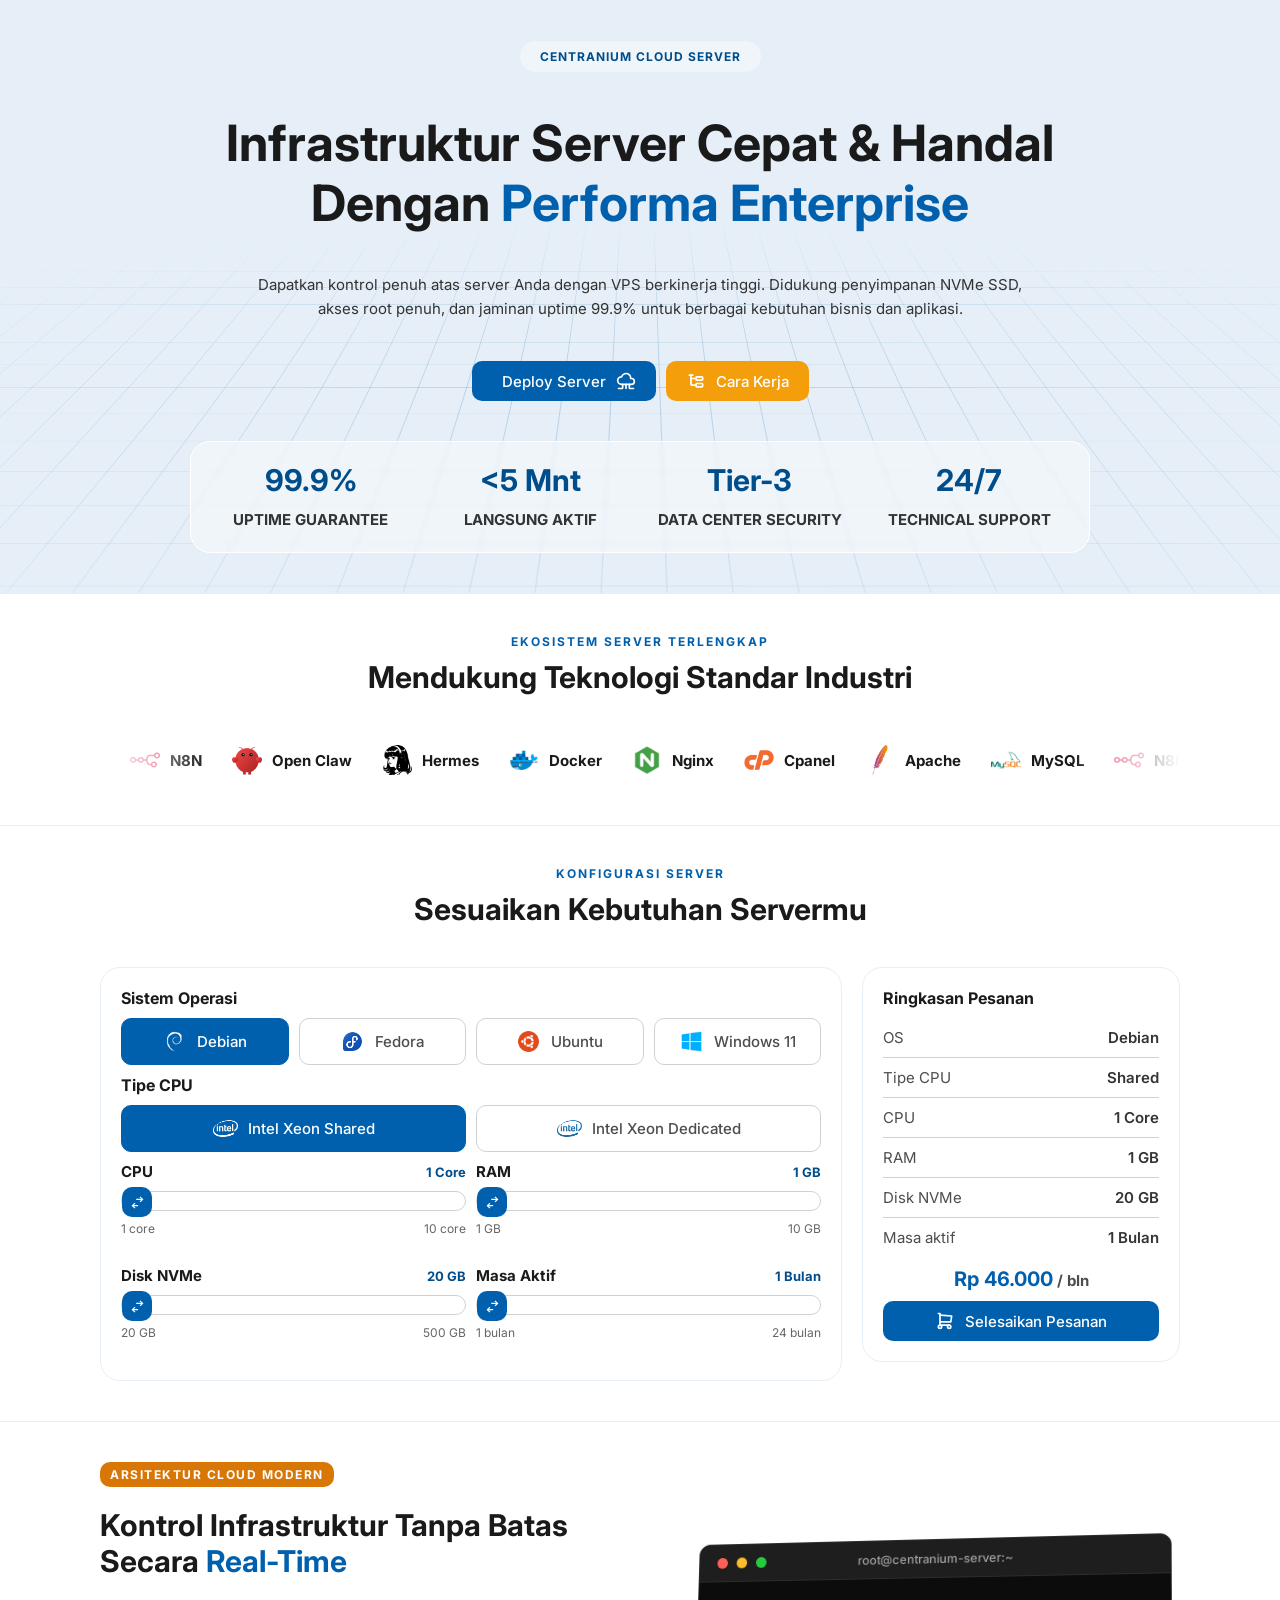
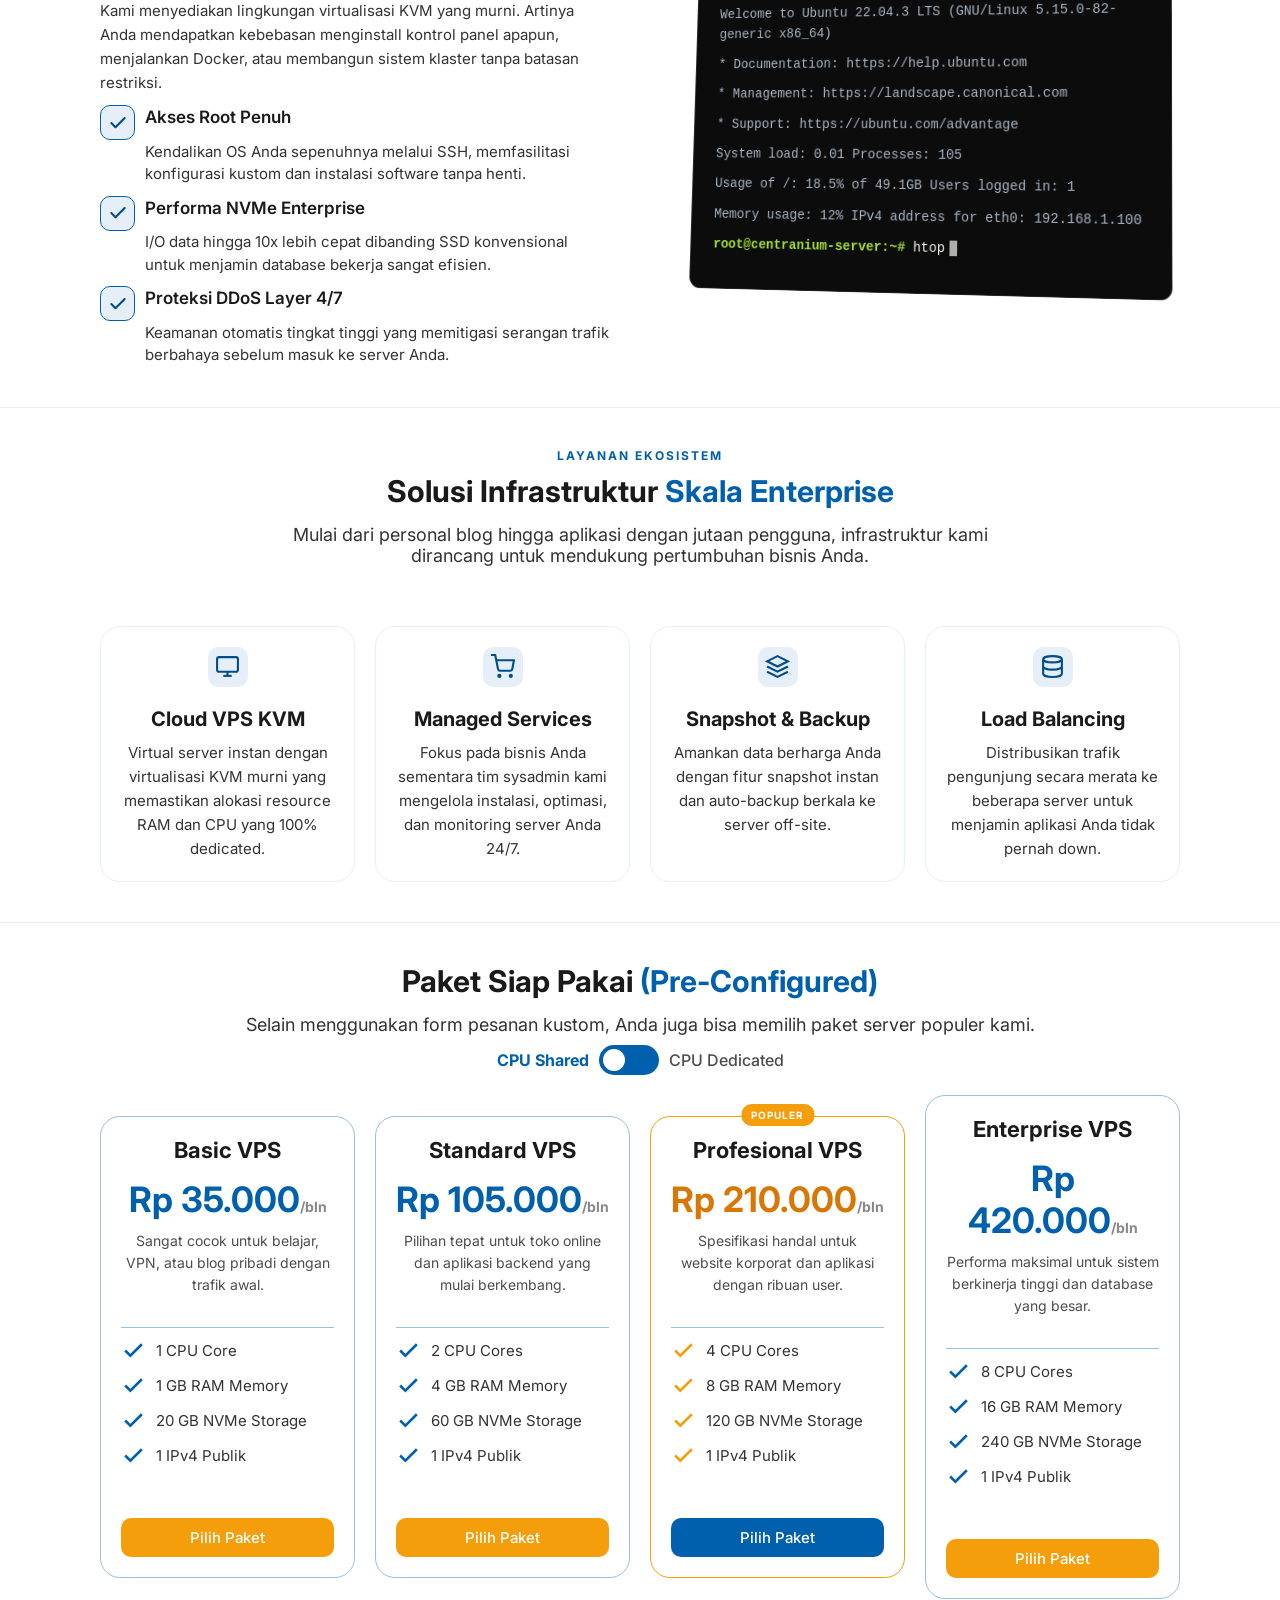
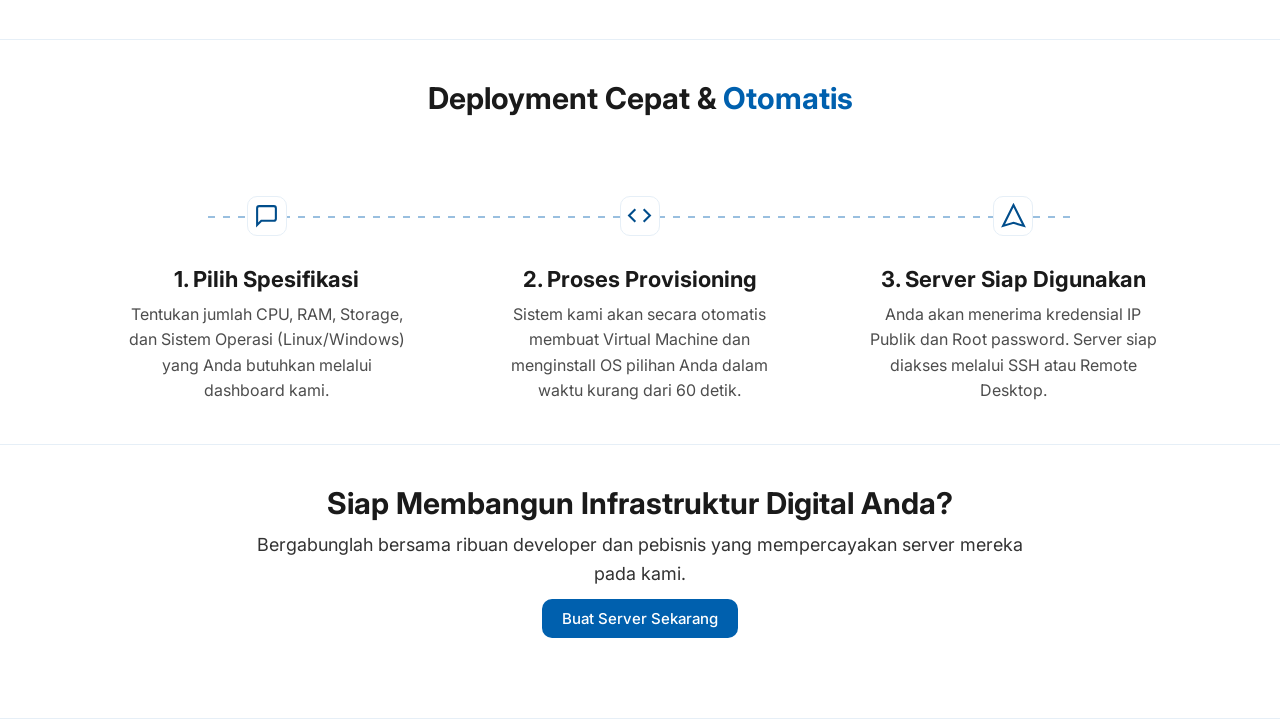
<file: index.html>
<!DOCTYPE html>
<html lang="id">

<head>
  <meta charset="UTF-8" />
  <meta http-equiv="X-UA-Compatible" content="IE=edge" />
  <meta content="width=device-width, initial-scale=1" name="viewport" />
  <title>Centranium Cloud Server - Hosting & Server Berforma Tinggi</title>
  <meta property="image" content="https://centranium.com/asset/image/logo.png" />
  <meta name="description"
    content="Infrastruktur Cloud VPS performa tinggi dengan NVMe SSD, akses root penuh, dan uptime 99.9%." />
  <!-- FACEBOOK -->
  <meta property="og:type" content="website" />
  <meta property="og:title" content="Centranium Cloud Server - Hosting & Server Berforma Tinggi" />
  <meta property="og:site_name" content="Centranium" />
  <meta property="og:url" content="https://www.centranium.com" />
  <meta property="og:image" content="https://centranium.com/asset/image/logo.png" />
  <meta property="og:description"
    content="Infrastruktur Cloud VPS performa tinggi dengan NVMe SSD, akses root penuh, dan uptime 99.9%." />
  <!-- TWITTER -->
  <meta name="twitter:card" content="summary_large_image" />
  <meta name="twitter:title" content="Centranium Cloud Server - Hosting & Server Berforma Tinggi" />
  <meta name="twitter:image" content="https://centranium.com/asset/image/logo.png" />
  <meta name="twitter:description"
    content="Infrastruktur Cloud VPS performa tinggi dengan NVMe SSD, akses root penuh, dan uptime 99.9%." />
  <!-- Mobile -->
  <meta content="yes" name="mobile-web-app-capable" />
  <meta content="yes" name="apple-touch-fullscreen" />
  <meta content="Centranium" name="apple-mobile-web-app-title" />
  <meta content="Centranium" name="application-name" />
  <meta content="yes" name="apple-mobile-web-app-capable" />
  <meta content="Centranium" name="apple-mobile-web-app-status-bar-style" />
  <link rel="icon" type="images/x-icon" href="../asset/image/logo.png" />
  <meta name="theme-color" content="#0060ae" />
  <!-- Plugin -->
  <link href="cloud.css" rel="stylesheet" />
</head>

<body>
  <main class="content-wrapper" itemscope itemtype="https://schema.org/WebPage">
    <section class="header" id="header"></section>

    <section class="landing-hero">
      <div class="glow-bg"></div>
      <div class="landing-hero-content">
        <div class="tech-badge">Centranium Cloud Server</div>
        <h1>Infrastruktur Server Cepat & Handal Dengan <span>Performa Enterprise</span></h1>
        <p>Dapatkan kontrol penuh atas server Anda dengan VPS berkinerja tinggi. Didukung penyimpanan NVMe SSD, akses
          root penuh, dan jaminan uptime 99.9% untuk berbagai kebutuhan bisnis dan aplikasi.</p>
        <div class="landing-hero-buttons">
          <a href="#landing-order" class="landing-btn-primary">
            <span></span>Deploy Server
            <svg class="line" xmlns="http://www.w3.org/2000/svg" fill="none" viewBox="0 0 24 24" stroke-width="none"
              stroke="currentColor">
              <path stroke="none" d="M0 0h24v24H0z" fill="none" />
              <path
                d="M6.657 16c-2.572 0 -4.657 -2.007 -4.657 -4.483c0 -2.475 2.085 -4.482 4.657 -4.482c.393 -1.762 1.794 -3.2 3.675 -3.773c1.88 -.572 3.956 -.193 5.444 1c1.488 1.19 2.162 3.007 1.77 4.769h.99c1.913 0 3.464 1.56 3.464 3.486c0 1.927 -1.551 3.487 -3.465 3.487h-11.878" />
              <path d="M12 16v5" />
              <path d="M16 16v4a1 1 0 0 0 1 1h4" />
              <path d="M8 16v4a1 1 0 0 1 -1 1h-4" />
            </svg>
          </a>
          <a href="#features" class="landing-btn-secondary">
            <svg class="line" xmlns="http://www.w3.org/2000/svg" fill="none" viewBox="0 0 24 24" stroke-width="none"
              stroke="currentColor">
              <path stroke="none" d="M0 0h24v24H0z" fill="none" />
              <path d="M6 9l6 0" />
              <path d="M4 5l4 0" />
              <path d="M6 5v11a1 1 0 0 0 1 1h5" />
              <path d="M12 8a1 1 0 0 1 1 -1h6a1 1 0 0 1 1 1v2a1 1 0 0 1 -1 1h-6a1 1 0 0 1 -1 -1l0 -2" />
              <path d="M12 16a1 1 0 0 1 1 -1h6a1 1 0 0 1 1 1v2a1 1 0 0 1 -1 1h-6a1 1 0 0 1 -1 -1l0 -2" />
            </svg>
            <span>Cara Kerja</span></a>
        </div>
        <div class="landing-stats-grid">
          <div class="stat-item">
            <h3>99.9%</h3>
            <p>Uptime Guarantee</p>
          </div>
          <div class="stat-item">
            <h3>
              <5 Mnt</h3>
                <p>Langsung Aktif</p>
          </div>
          <div class="stat-item">
            <h3>Tier-3</h3>
            <p>Data Center Security</p>
          </div>
          <div class="stat-item">
            <h3>24/7</h3>
            <p>Technical Support</p>
          </div>
        </div>
      </div>
    </section>
    <section class="landing-tech-stack">
      <div class="landing-tech-stack-container">
        <div class="landing-tech-stack-header">
          <span class="landing-tech-stack-subtitle">Ekosistem Server Terlengkap</span>
          <h3>Mendukung Teknologi Standar Industri</h3>
        </div>
        <div class="marquee-wrapper">
          <div class="marquee-content">
            <div class="landing-tech-card"><img src="cloud/n8n.png" alt="N8N" /><span>N8N</span></div>
            <div class="landing-tech-card"><img src="cloud/openclaw.png" alt="Open Claw" /><span>Open Claw</span></div>
            <div class="landing-tech-card"><img src="cloud/hermes.png" alt="Hermes" /><span>Hermes</span></div>
            <div class="landing-tech-card"><img src="cloud/docker.png" alt="Docker" /><span>Docker</span></div>
            <div class="landing-tech-card"><img src="cloud/nginx.png" alt="Nginx" /><span>Nginx</span></div>
            <div class="landing-tech-card"><img src="cloud/cpanel.png" alt="Cpanel" /><span>Cpanel</span></div>
            <div class="landing-tech-card"><img src="cloud/apache.png" alt="Apache" /><span>Apache</span></div>
            <div class="landing-tech-card"><img src="cloud/mysql.png" alt="MySQL" /><span>MySQL</span></div>
            <!-- Duplicate items for infinite marquee effect -->
            <div class="landing-tech-card"><img src="cloud/n8n.png" alt="N8N" /><span>N8N</span></div>
            <div class="landing-tech-card"><img src="cloud/openclaw.png" alt="Open Claw" /><span>Open Claw</span></div>
            <div class="landing-tech-card"><img src="cloud/hermes.png" alt="Hermes" /><span>Hermes</span></div>
            <div class="landing-tech-card"><img src="cloud/docker.png" alt="Docker" /><span>Docker</span></div>
            <div class="landing-tech-card"><img src="cloud/nginx.png" alt="Nginx" /><span>Nginx</span></div>
            <div class="landing-tech-card"><img src="cloud/cpanel.png" alt="Cpanel" /><span>Cpanel</span></div>
            <div class="landing-tech-card"><img src="cloud/apache.png" alt="Apache" /><span>Apache</span></div>
            <div class="landing-tech-card"><img src="cloud/mysql.png" alt="MySQL" /><span>MySQL</span></div>
          </div>
        </div>
    </section>
    <section class="landing-order" id="landing-order">
      <div class="landing-order-header">
        <span class="landing-order-subtitle">Konfigurasi Server</span>
        <h3>Sesuaikan Kebutuhan Servermu</h3>
      </div>
      <div class="landing-order-grid">
        <div class="landing-order-container">
          <div class="landing-order-os">
            <h4>Sistem Operasi</h4>
            <div class="os-group">
              <label><input type="radio" name="os" value="debian" checked><img src="cloud/debian.png" alt="Debian" />
                <span>Debian</span></label>
              <label><input type="radio" name="os" value="fedora"><img src="cloud/fedora.png" alt="Fedora" />
                <span>Fedora</span></label>
              <label><input type="radio" name="os" value="ubuntu"><img src="cloud/ubuntu.png" alt="Ubuntu" />
                <span>Ubuntu</span></label>
              <label><input type="radio" name="os" value="windows"><img src="cloud/windows.png" alt="Windows" />
                <span>Windows 11</span></label>
            </div>
          </div>
          <div class="landing-order-cpu">
            <h4>Tipe CPU</h4>
            <div class="cpu-group">
              <label><input type="radio" name="cputype" value="shared" checked><img src="cloud/intel.png"
                  alt="Intel Xeon Shared" /><span>Intel Xeon Shared</span></label>
              <label><input type="radio" name="cputype" value="dedicated"><img src="cloud/intel.png"
                  alt="Intel Xeon Dedicated" /><span>Intel Xeon Dedicated</span></label>
            </div>
          </div>
          <div class="landing-order-body">
            <div class="landing-order-row">
              <label><span>CPU</span> <span id="val-cpu" class="val-badge">1 core</span></label>
              <input type="range" id="cpu-slider" min="1" max="10" step="1" value="1">
              <div class="slider-info">
                <span>1 core</span>
                <span>10 core</span>
              </div>
            </div>
            <div class="landing-order-row">
              <label><span>RAM</span> <span id="val-ram" class="val-badge">1 GB</span></label>
              <input type="range" id="ram-slider" min="1" max="10" step="1" value="1">
              <div class="slider-info">
                <span>1 GB</span>
                <span>10 GB</span>
              </div>
            </div>
            <div class="landing-order-row">
              <label><span>Disk NVMe</span> <span id="val-storage" class="val-badge">20 GB</span></label>
              <input type="range" id="storage-slider" min="20" max="500" step="10" value="20">
              <div class="slider-info">
                <span>20 GB</span>
                <span>500 GB</span>
              </div>
            </div>
            <div class="landing-order-row">
              <label><span>Masa Aktif</span> <span id="val-period" class="val-badge">1 bulan</span></label>
              <input type="range" id="period-slider" min="1" max="24" step="1" value="1">
              <div class="slider-info">
                <span>1 bulan</span>
                <span>24 bulan</span>
              </div>
            </div>
          </div>
        </div>

        <div class="result">
          <div class="landing-order-summary">
            <h4>Ringkasan Pesanan</h4>
            <table class="summary-table">
              <tbody>
                <tr>
                  <td>OS</td>
                  <td id="td-os">Debian</td>
                </tr>
                <tr>
                  <td>Tipe CPU</td>
                  <td id="td-cputype">Shared</td>
                </tr>
                <tr>
                  <td>CPU</td>
                  <td id="td-cpu">1 Core</td>
                </tr>
                <tr>
                  <td>RAM</td>
                  <td id="td-ram">1 GB</td>
                </tr>
                <tr>
                  <td>Disk NVMe</td>
                  <td id="td-disk">20 GB</td>
                </tr>
                <tr>
                  <td>Masa aktif</td>
                  <td id="td-period">1 Bulan</td>
                </tr>
              </tbody>
            </table>
            <div class="price">Rp <span id="total-price">0</span><span class="price-suffix"> / bln</span></div>
            <button class="landing-btn-primary w-100">
              <svg class="line" xmlns="http://www.w3.org/2000/svg" fill="none" viewBox="0 0 24 24" stroke-width="none"
                stroke="currentColor">
                <path stroke="none" d="M0 0h24v24H0z" fill="none"></path>
                <path d="M6 19m-2 0a2 2 0 1 0 4 0a2 2 0 1 0 -4 0"></path>
                <path d="M17 19m-2 0a2 2 0 1 0 4 0a2 2 0 1 0 -4 0"></path>
                <path d="M17 17h-11v-14h-2"></path>
                <path d="M6 5l14 1l-1 7h-13"></path>
              </svg>
              <span>Selesaikan Pesanan</span></button>
          </div>
        </div>
      </div>
    </section>
    <section class="landing-intro" id="features">
      <div class="intro-grid">
        <div class="intro-content">
          <div class="intro-badge">Arsitektur Cloud Modern</div>
          <h2 class="digital-title">Kontrol Infrastruktur Tanpa Batas Secara <span>Real-Time</span></h2>
          <p>Kami menyediakan lingkungan virtualisasi KVM yang murni. Artinya Anda mendapatkan kebebasan menginstall
            kontrol panel apapun, menjalankan Docker, atau membangun sistem klaster tanpa batasan restriksi.</p>
          <ul class="tech-list">
            <li>
              <div class="list-icon"><svg viewBox="0 0 24 24">
                  <polyline points="20 6 9 17 4 12"></polyline>
                </svg></div>
              <div><b>Akses Root Penuh</b> Kendalikan OS Anda sepenuhnya melalui SSH, memfasilitasi konfigurasi kustom
                dan instalasi software tanpa henti.</div>
            </li>
            <li>
              <div class="list-icon"><svg viewBox="0 0 24 24">
                  <polyline points="20 6 9 17 4 12"></polyline>
                </svg></div>
              <div><b>Performa NVMe Enterprise</b> I/O data hingga 10x lebih cepat dibanding SSD konvensional untuk
                menjamin database bekerja sangat efisien.</div>
            </li>
            <li>
              <div class="list-icon"><svg viewBox="0 0 24 24">
                  <polyline points="20 6 9 17 4 12"></polyline>
                </svg></div>
              <div><b>Proteksi DDoS Layer 4/7</b> Keamanan otomatis tingkat tinggi yang memitigasi serangan trafik
                berbahaya sebelum masuk ke server Anda.</div>
            </li>
          </ul>
        </div>
        <div class="intro-visual">
          <div class="premium-mockup">
            <div class="terminal-window">
              <div class="terminal-header">
                <div class="mac-dots">
                  <span class="dot red"></span>
                  <span class="dot yellow"></span>
                  <span class="dot green"></span>
                </div>
                <span class="terminal-title">root@centranium-server:~</span>
              </div>
              <div class="terminal-content">
                <span class="term-line term-output">Welcome to Ubuntu 22.04.3 LTS (GNU/Linux 5.15.0-82-generic
                  x86_64)</span>
                <span class="term-line term-output"></span>
                <span class="term-line term-output"> * Documentation: https://help.ubuntu.com</span>
                <span class="term-line term-output"> * Management: https://landscape.canonical.com</span>
                <span class="term-line term-output"> * Support: https://ubuntu.com/advantage</span>
                <span class="term-line term-output"></span>
                <span class="term-line term-output">System load: 0.01 Processes: 105</span>
                <span class="term-line term-output">Usage of /: 18.5% of 49.1GB Users logged in: 1</span>
                <span class="term-line term-output">Memory usage: 12% IPv4 address for eth0: 192.168.1.100</span>
                <span class="term-line term-output"></span>
                <span class="term-line"><span class="term-prompt">root@centranium-server:~#</span> <span
                    class="term-command">htop</span><span class="cursor"></span></span>
              </div>
            </div>
          </div>
        </div>
      </div>
    </section>
    <section class="landing-services" id="services">
      <div class="services-container">
        <div class="services-header">
          <span class="services-badge">Layanan Ekosistem</span>
          <h2>Solusi Infrastruktur <span>Skala Enterprise</span></h2>
          <p>Mulai dari personal blog hingga aplikasi dengan jutaan pengguna, infrastruktur kami dirancang untuk
            mendukung pertumbuhan bisnis Anda.</p>
        </div>
        <div class="services-grid">
          <div class="service-card">
            <div class="service-icon"><svg viewBox="0 0 24 24" fill="none" stroke="currentColor" stroke-width="2">
                <rect x="2" y="3" width="20" height="14" rx="2" ry="2"></rect>
                <line x1="8" y1="21" x2="16" y2="21"></line>
                <line x1="12" y1="17" x2="12" y2="21"></line>
              </svg></div>
            <h3>Cloud VPS KVM</h3>
            <p>Virtual server instan dengan virtualisasi KVM murni yang memastikan alokasi resource RAM dan CPU yang
              100% dedicated.</p>
          </div>
          <div class="service-card">
            <div class="service-icon"><svg viewBox="0 0 24 24" fill="none" stroke="currentColor" stroke-width="2">
                <circle cx="9" cy="21" r="1"></circle>
                <circle cx="20" cy="21" r="1"></circle>
                <path d="M1 1h4l2.68 13.39a2 2 0 0 0 2 1.61h9.72a2 2 0 0 0 2-1.61L23 6H6"></path>
              </svg></div>
            <h3>Managed Services</h3>
            <p>Fokus pada bisnis Anda sementara tim sysadmin kami mengelola instalasi, optimasi, dan monitoring server
              Anda 24/7.</p>
          </div>
          <div class="service-card">
            <div class="service-icon"><svg viewBox="0 0 24 24" fill="none" stroke="currentColor" stroke-width="2">
                <path d="M12 2L2 7l10 5 10-5-10-5zM2 17l10 5 10-5M2 12l10 5 10-5"></path>
              </svg></div>
            <h3>Snapshot & Backup</h3>
            <p>Amankan data berharga Anda dengan fitur snapshot instan dan auto-backup berkala ke server off-site.</p>
          </div>
          <div class="service-card">
            <div class="service-icon"><svg viewBox="0 0 24 24" fill="none" stroke="currentColor" stroke-width="2">
                <ellipse cx="12" cy="5" rx="9" ry="3"></ellipse>
                <path d="M21 12c0 1.66-4 3-9 3s-9-1.34-9-3"></path>
                <path d="M3 5v14c0 1.66 4 3 9 3s9-1.34 9-3V5"></path>
              </svg></div>
            <h3>Load Balancing</h3>
            <p>Distribusikan trafik pengunjung secara merata ke beberapa server untuk menjamin aplikasi Anda tidak
              pernah down.</p>
          </div>
        </div>
      </div>
    </section>
    <section class="landing-pricing" id="pricing">
      <div class="pricing-container">
        <h2 class="landing-pricing-title">Paket Siap Pakai <span>(Pre-Configured)</span></h2>
        <p class="pricing-subtitle">Selain menggunakan form pesanan kustom, Anda juga bisa memilih paket server populer
          kami.</p>

        <div class="pricing-toggle-container">
          <span class="toggle-label active" id="label-shared"
            onclick="document.getElementById('cpu-pricing-toggle').click()">CPU Shared</span>
          <label class="switch">
            <input type="checkbox" id="cpu-pricing-toggle">
            <span class="slider round"></span>
          </label>
          <span class="toggle-label" id="label-dedicated"
            onclick="document.getElementById('cpu-pricing-toggle').click()">CPU Dedicated</span>
        </div>

        <div class="pricing-grid">
          <div class="pricing-card">
            <h3>Basic VPS</h3>
            <div class="price">Rp <span class="price-val" data-shared="35.000"
                data-dedicated="85.000">35.000</span><span style="font-size: 1.4rem; color: #888;">/bln</span></div>
            <p class="price-desc">Sangat cocok untuk belajar, VPN, atau blog pribadi dengan trafik awal.</p>
            <ul class="pricing-features">
              <li><svg viewBox="0 0 24 24">
                  <polyline points="20 6 9 17 4 12"></polyline>
                </svg> 1 CPU Core</li>
              <li><svg viewBox="0 0 24 24">
                  <polyline points="20 6 9 17 4 12"></polyline>
                </svg> 1 GB RAM Memory</li>
              <li><svg viewBox="0 0 24 24">
                  <polyline points="20 6 9 17 4 12"></polyline>
                </svg> 20 GB NVMe Storage</li>
              <li><svg viewBox="0 0 24 24">
                  <polyline points="20 6 9 17 4 12"></polyline>
                </svg> 1 IPv4 Publik</li>
            </ul>
            <a href="#landing-order" class="landing-btn-secondary w-100"
              onclick="selectPackageFromPricing('basic')">Pilih Paket</a>
          </div>

          <div class="pricing-card">
            <h3>Standard VPS</h3>
            <div class="price">Rp <span class="price-val" data-shared="105.000"
                data-dedicated="155.000">105.000</span><span style="font-size: 1.4rem; color: #888;">/bln</span></div>
            <p class="price-desc">Pilihan tepat untuk toko online dan aplikasi backend yang mulai berkembang.</p>
            <ul class="pricing-features">
              <li><svg viewBox="0 0 24 24">
                  <polyline points="20 6 9 17 4 12"></polyline>
                </svg> 2 CPU Cores</li>
              <li><svg viewBox="0 0 24 24">
                  <polyline points="20 6 9 17 4 12"></polyline>
                </svg> 4 GB RAM Memory</li>
              <li><svg viewBox="0 0 24 24">
                  <polyline points="20 6 9 17 4 12"></polyline>
                </svg> 60 GB NVMe Storage</li>
              <li><svg viewBox="0 0 24 24">
                  <polyline points="20 6 9 17 4 12"></polyline>
                </svg> 1 IPv4 Publik</li>
            </ul>
            <a href="#landing-order" class="landing-btn-secondary w-100"
              onclick="selectPackageFromPricing('standard')">Pilih Paket</a>
          </div>

          <div class="pricing-card popular">
            <div class="popular-badge">Populer</div>
            <h3>Profesional VPS</h3>
            <div class="price">Rp <span class="price-val" data-shared="210.000"
                data-dedicated="260.000">210.000</span><span style="font-size: 1.4rem; color: #888;">/bln</span></div>
            <p class="price-desc">Spesifikasi handal untuk website korporat dan aplikasi dengan ribuan user.</p>
            <ul class="pricing-features">
              <li><svg viewBox="0 0 24 24">
                  <polyline points="20 6 9 17 4 12"></polyline>
                </svg> 4 CPU Cores</li>
              <li><svg viewBox="0 0 24 24">
                  <polyline points="20 6 9 17 4 12"></polyline>
                </svg> 8 GB RAM Memory</li>
              <li><svg viewBox="0 0 24 24">
                  <polyline points="20 6 9 17 4 12"></polyline>
                </svg> 120 GB NVMe Storage</li>
              <li><svg viewBox="0 0 24 24">
                  <polyline points="20 6 9 17 4 12"></polyline>
                </svg> 1 IPv4 Publik</li>
            </ul>
            <a href="#landing-order" class="landing-btn-primary w-100"
              onclick="selectPackageFromPricing('profesional')">Pilih Paket</a>
          </div>

          <div class="pricing-card">
            <h3>Enterprise VPS</h3>
            <div class="price">Rp <span class="price-val" data-shared="420.000"
                data-dedicated="470.000">420.000</span><span style="font-size: 1.4rem; color: #888;">/bln</span></div>
            <p class="price-desc">Performa maksimal untuk sistem berkinerja tinggi dan database yang besar.</p>
            <ul class="pricing-features">
              <li><svg viewBox="0 0 24 24">
                  <polyline points="20 6 9 17 4 12"></polyline>
                </svg> 8 CPU Cores</li>
              <li><svg viewBox="0 0 24 24">
                  <polyline points="20 6 9 17 4 12"></polyline>
                </svg> 16 GB RAM Memory</li>
              <li><svg viewBox="0 0 24 24">
                  <polyline points="20 6 9 17 4 12"></polyline>
                </svg> 240 GB NVMe Storage</li>
              <li><svg viewBox="0 0 24 24">
                  <polyline points="20 6 9 17 4 12"></polyline>
                </svg> 1 IPv4 Publik</li>
            </ul>
            <a href="#landing-order" class="landing-btn-secondary w-100"
              onclick="selectPackageFromPricing('enterprise')">Pilih Paket</a>
          </div>
        </div>
      </div>
    </section>
    <section class="landing-steps" id="how-it-works">
      <h2 class="landing-steps-title">Deployment Cepat & <span>Otomatis</span></h2>
      <div class="steps-grid">
        <div class="step-item">
          <div class="step-icon-digital"><svg viewBox="0 0 24 24" fill="none" stroke="currentColor" stroke-width="2">
              <path d="M21 15a2 2 0 0 1-2 2H7l-4 4V5a2 2 0 0 1 2-2h14a2 2 0 0 1 2 2z"></path>
            </svg></div>
          <h3>1. Pilih Spesifikasi</h3>
          <p>Tentukan jumlah CPU, RAM, Storage, dan Sistem Operasi (Linux/Windows) yang Anda butuhkan melalui dashboard
            kami.</p>
        </div>
        <div class="step-item">
          <div class="step-icon-digital"><svg viewBox="0 0 24 24" fill="none" stroke="currentColor" stroke-width="2">
              <polyline points="16 18 22 12 16 6"></polyline>
              <polyline points="8 6 2 12 8 18"></polyline>
            </svg></div>
          <h3>2. Proses Provisioning</h3>
          <p>Sistem kami akan secara otomatis membuat Virtual Machine dan menginstall OS pilihan Anda dalam waktu kurang
            dari 60 detik.</p>
        </div>
        <div class="step-item">
          <div class="step-icon-digital"><svg viewBox="0 0 24 24" fill="none" stroke="currentColor" stroke-width="2">
              <path d="M12 2L2 22l10-3 10 3L12 2z"></path>
            </svg></div>
          <h3>3. Server Siap Digunakan</h3>
          <p>Anda akan menerima kredensial IP Publik dan Root password. Server siap diakses melalui SSH atau Remote
            Desktop.</p>
        </div>
      </div>
    </section>
    <section class="landing-cta">
      <div class="cta-container">
        <h2>Siap Membangun Infrastruktur Digital Anda?</h2>
        <p>Bergabunglah bersama ribuan developer dan pebisnis yang mempercayakan server mereka pada kami.</p>
        <div class="landing-hero-buttons">
          <a href="#landing-order" class="landing-btn-primary">Buat Server Sekarang</a>
        </div>
      </div>
    </section>
    <section class="footer" id="footer"></section>
  </main>
  <script type="text/javascript" src="cloud.js" defer></script>
</body>

</html>
</file>
<file: cloud.css>
/* INTER FONT */
@import url('https://fonts.googleapis.com/css2?family=Inter:ital,opsz,wght@0,14..32,100..900;1,14..32,100..900&display=swap');

/* ROOT */
:root {
	/* BASE COLOR */
	--color-white: #ffffff;
	/* BASE TRANSPARENT COLOR */
	--color-transparent-gray: rgba(220, 220, 220, 0.4);
	--color-transparent-white: rgba(255, 255, 255, 0.4);
	/* GRAYSCALE COLOR */
	--color-gray-01: #d1d1d1;
	--color-gray-02: #666666;
	--color-gray-03: #4d4d4d;
	--color-gray-04: #333333;
	--color-gray-05: #1a1a1a;
	/* BLUE COLOR */
	--color-blue-01: #e6eff7;
	--color-blue-02: #99bfdf;
	--color-blue-03: #0060ae;
	--color-blue-04: #004d8b;
	--color-blue-05: #003a68;
	/* GREEN COLOR */
	--color-green-01: #D1EAE0;
	--color-green-02: #67B38F;
	--color-green-03: #016237;
	--color-green-04: #014728;
	--color-green-05: #002D19;
	/* LIME COLOR */
	--color-lime-01: #EAF7D0;
	--color-lime-02: #C1EB7C;
	--color-lime-03: #8CD50B;
	--color-lime-04: #5C8C07;
	--color-lime-05: #2C4203;
	/* RED COLOR */
	--color-red-01: #fde5e5;
	--color-red-02: #f5a3a3;
	--color-red-03: #b22222;
	--color-red-04: #8b1a1a;
	--color-red-05: #641212;
	/* ORANGE COLOR */
	--color-orange-01: #fef3c7;
	--color-orange-02: #fed7aa;
	--color-orange-03: #f59e0b;
	--color-orange-04: #d97706;
	--color-orange-05: #b45309;
	/* FONT MAIN */
	--inter-font: "Inter", sans-serif;
	/* FONT WEIGHT */
	--font-light: 300;
	--font-regular: 400;
	--font-medium: 500;
	--font-semibold: 600;
	--font-bold: 700;
}

/* BASIC */
* {
	box-sizing: border-box;
	margin: 0;
	padding: 0;
}

html {
	scroll-behavior: smooth;
	font-size: 10px;
}

body {
	box-sizing: border-box;
	margin: 0;
	padding: 0 !important;
	background-color: var(--color-white);
	font-family: var(--inter-font);
	text-align: left;
	user-select: none;
	text-size-adjust: none;
	text-rendering: optimizeLegibility;
	-webkit-tap-highlight-color: transparent !important;
	-webkit-font-smoothing: antialiased;
}

p {
	font-weight: var(--font-regular);
}

b {
	font-weight: var(--font-semibold);
}

a,
button {
	text-decoration: none;
	outline: none;
}

::selection {
	color: var(--color-white);
	background-color: var(--color-blue-03);
}

/* SCROLLBAR */
::-webkit-scrollbar {
	width: 0.5rem;
	height: 0.5rem;
}

::-webkit-scrollbar-track {
	background-color: var(--color-white);
}

::-webkit-scrollbar-thumb {
	background-color: var(--color-blue-03);
	border-radius: 1rem;
}

/* WEB ICON */
svg {
	box-sizing: border-box;
	width: 2rem;
	height: 2rem;
	fill: none;
	vertical-align: middle;
	margin: 0;
	padding: 0;
	flex-shrink: 0;
}

svg.line {
	fill: none !important;
	stroke: var(--color-gray-03);
	stroke-linecap: round;
	stroke-linejoin: round;
	stroke-width: 2;
}

/* WRAPPER */
.content-wrapper {
	box-sizing: border-box;
	background-color: var(--color-white);
	width: 100%;
	margin: 0 auto;
	padding: 0 !important;
}

.landing-hero {
	box-sizing: border-box;
	background-color: var(--color-blue-01);
	background-size: 4rem 4rem;
	padding: 6rem 8rem;
	margin: 0;
	text-align: center;
	position: relative;
	overflow: hidden;
	border-bottom: 0.1rem solid var(--color-blue-01);
}

.landing-hero::before,
.landing-hero::after {
	box-sizing: border-box;
	content: '';
	position: absolute;
	width: 30rem;
	height: 30rem;
	border-radius: 1rem;
	z-index: 0;
}

.landing-hero::before {
	background-image: url('https://www.centranium.com/asset/image/cloud/landing1.png');
	background-size: cover;
	background-position: center;
	background-repeat: no-repeat;
	top: -2rem;
	left: -2rem;
	animation: digitalGlideBefore 10s ease-in-out infinite;
}

.landing-hero::after {
	background-image: url('https://www.centranium.com/asset/image/cloud/landing2.png');
	background-size: cover;
	background-position: center;
	background-repeat: no-repeat;
	bottom: -2rem;
	right: -2rem;
	animation: digitalGlideAfter 12s ease-in-out infinite;
}

@keyframes digitalGlideBefore {

	0%,
	100% {
		transform: rotate(45deg) translate(0, 0);
		opacity: 0.5;
	}

	50% {
		transform: rotate(45deg) translate(3rem, -3rem);
		opacity: 0.8;
	}
}

@keyframes digitalGlideAfter {

	0%,
	100% {
		transform: rotate(-45deg) translate(0, 0);
		opacity: 0.5;
	}

	50% {
		transform: rotate(-45deg) translate(-3rem, 3rem);
		opacity: 0.8;
	}
}

.glow-bg {
	position: absolute;
	top: 0;
	left: 0;
	width: 100%;
	height: 100%;
	overflow: hidden;
	z-index: 0;
	perspective: 100rem;
}

.glow-bg::before {
	content: "";
	position: absolute;
	top: -50%;
	left: -50%;
	width: 200%;
	height: 200%;
	background-image:
		linear-gradient(to right, rgba(0, 96, 174, 0.2) 1px, transparent 1px),
		linear-gradient(to bottom, rgba(0, 96, 174, 0.2) 1px, transparent 1px);
	background-size: 5rem 5rem;
	transform: rotateX(65deg) translateZ(-100px);
	transform-origin: center center;
	animation: networkArchitecture 12s linear infinite;
	mask-image: radial-gradient(ellipse at center, black 10%, transparent 60%);
	-webkit-mask-image: radial-gradient(ellipse at center, black 10%, transparent 60%);
}

@keyframes networkArchitecture {
	0% {
		background-position: 0 0, 0 0;
	}

	100% {
		background-position: 0 0, 0 8rem;
	}
}

.landing-hero-content {
	box-sizing: border-box;
	position: relative;
	display: flex;
	flex-direction: column;
	z-index: 1;
	max-width: 90rem;
	margin: 0 auto;
	align-items: center;
	justify-content: center;
}

.tech-badge {
	box-sizing: border-box;
	background-color: var(--color-transparent-white);
	display: inline-block;
	color: var(--color-blue-04);
	padding: 0.8rem 2rem;
	border-radius: 2.5rem;
	backdrop-filter: blur(0.2rem);
	font-size: 1.2rem;
	font-weight: var(--font-bold);
	margin: 0 0 4rem 0;
	border: 0.1rem solid var(--color-blue-01);
	letter-spacing: 0.1rem;
	text-transform: uppercase;
}

.landing-hero h1 {
	color: var(--color-gray-05);
	font-size: 5rem;
	font-weight: var(--font-bold);
	line-height: 1.2;
	margin: 0 0 4rem 0;
}

.landing-hero h1 span {
	color: var(--color-blue-03);
}

.landing-hero p {
	color: var(--color-gray-04);
	font-size: 1.5rem;
	font-weight: var(--font-regular);
	margin: 0 auto 4rem auto;
	line-height: 1.6;
	max-width: 80rem;
}

.landing-hero-buttons {
	box-sizing: border-box;
	display: flex;
	gap: 1rem;
	justify-content: center;
	align-items: center;
	margin: 0 0 4rem 0;
}

.landing-btn-primary {
	box-sizing: border-box;
	background-color: var(--color-blue-03);
	font-family: var(--inter-font);
	color: var(--color-white);
	font-size: 1.5rem;
	font-weight: var(--font-medium);
	padding: 1rem 2rem;
	margin: 0;
	border-radius: 1rem;
	display: flex;
	gap: 1rem;
	align-items: center;
	justify-content: center;
	border: none;
	outline: none;
	cursor: pointer;
	transition: all 0.3s ease;
}

.landing-btn-primary:hover {
	background-color: var(--color-blue-05);
}

.landing-btn-secondary {
	box-sizing: border-box;
	background-color: var(--color-orange-03);
	font-family: var(--inter-font);
	color: var(--color-white);
	font-size: 1.5rem;
	font-weight: var(--font-medium);
	padding: 1rem 2rem;
	margin: 0;
	border-radius: 1rem;
	display: flex;
	gap: 1rem;
	align-items: center;
	justify-content: center;
	border: none;
	outline: none;
	cursor: pointer;
	transition: all 0.3s ease;
}

.landing-btn-secondary:hover {
	background-color: var(--color-orange-05);
}

.landing-btn-primary svg.line,
.landing-btn-secondary svg.line {
	stroke: var(--color-white);
}

/* ORDER SECTION */
.landing-order {
	box-sizing: border-box;
	background-color: var(--color-white);
	position: relative;
	padding: 4rem 10rem;
	margin: 0;
	overflow: hidden;
	border-bottom: 0.1rem solid var(--color-blue-01);
}

.landing-order-header {
	box-sizing: border-box;
	text-align: center;
	padding: 0;
	margin: 0 0 4rem 0;
}

.landing-order-subtitle {
	box-sizing: border-box;
	display: inline-block;
	color: var(--color-blue-03);
	font-size: 1.2rem;
	font-weight: var(--font-bold);
	text-transform: uppercase;
	letter-spacing: 0.2rem;
	margin: 0 0 1rem 0;
}

.landing-order-header h3 {
	font-size: 3rem;
	color: var(--color-gray-05);
	font-weight: var(--font-bold);
	margin: 0;
}

.landing-order-grid {
	box-sizing: border-box;
	display: grid;
	grid-template-columns: 7fr 3fr;
	gap: 2rem;
	padding: 0;
	margin: 0;
}

.landing-order-container {
	box-sizing: border-box;
	padding: 2rem;
	margin: 0;
	border-radius: 2rem;
	border: 0.1rem solid var(--color-blue-01);
}

.landing-order-row {
	box-sizing: border-box;
	padding: 0;
	margin: 0 0 2rem 0;
	display: flex;
	flex-direction: column;
}

.landing-order-row label {
	font-size: 1.5rem;
	font-weight: var(--font-bold);
	color: var(--color-gray-05);
	display: flex;
	justify-content: space-between;
	align-items: center;
	margin: 0 0 1rem 0;
}

.val-badge {
	box-sizing: border-box;
	color: var(--color-blue-04);
	padding: 0;
	margin: 0;
	font-size: 1.3rem;
}

input[type="range"] {
	box-sizing: border-box;
	width: 100%;
	height: 2rem;
	cursor: pointer;
	background: transparent;
	appearance: none;
	-webkit-appearance: none;
	outline: none;
	border: none;
}

/* CHROME/SAFARI/EDGE */
input[type="range"]::-webkit-slider-runnable-track {
	height: 2rem;
	background: linear-gradient(to right, var(--color-blue-04) 0%, var(--color-blue-04) var(--fill, 50%), var(--color-white) var(--fill, 50%), var(--color-white) 100%);
	border-radius: 1rem;
	border: 0.1rem solid var(--color-gray-01);
	transition: all 0.3s ease;
}

input[type="range"]:hover::-webkit-slider-runnable-track {
	border: 0.1rem solid var(--color-blue-03);
}

/* FIREFOX */
input[type="range"]::-moz-range-track {
	height: 1rem;
	border-radius: 2rem;
	background: var(--color-blue-03);
}

input[type="range"]::-moz-range-progress {
	height: 2rem;
	border-radius: 1rem;
	background: var(--color-blue-03);
}

input[type="range"]::-webkit-slider-thumb {
	-webkit-appearance: none;
	appearance: none;
	width: 3rem;
	height: 3rem;
	margin-top: calc((2rem - 3rem) / 2);
	background: var(--color-blue-03) url('data:image/svg+xml;utf8,<svg class="line" xmlns="http://www.w3.org/2000/svg" fill="none" viewBox="0 0 24 24" stroke-width="2" stroke="%23ffffff"><path stroke="none" d="M0 0h24v24H0z" fill="none"/><path d="M16 3l4 4l-4 4" /><path d="M10 7l10 0" /><path d="M8 13l-4 4l4 4" /><path d="M4 17l9 0" /></svg>') no-repeat center;
	background-size: 50%;
	border-radius: 1rem;
	cursor: pointer;
	position: relative;
	z-index: 1;
}

input[type="range"]::-moz-range-thumb {
	width: 3rem;
	height: 3rem;
	margin-top: calc((2rem - 3rem) / 2);
	background: var(--color-blue-03) url('data:image/svg+xml;utf8,<svg class="line" xmlns="http://www.w3.org/2000/svg" fill="none" viewBox="0 0 24 24" stroke-width="2" stroke="%23ffffff"><path stroke="none" d="M0 0h24v24H0z" fill="none"/><path d="M16 3l4 4l-4 4" /><path d="M10 7l10 0" /><path d="M8 13l-4 4l4 4" /><path d="M4 17l9 0" /></svg>') no-repeat center;
	background-size: 50%;
	border-radius: 1rem;
	cursor: pointer;
	border: none;
}

input[type="range"]:disabled {
	cursor: not-allowed;
	opacity: 0.5;
	filter: gray(0.5);
}

.landing-order-summary {
	box-sizing: border-box;
	background-color: var(--color-white);
	padding: 2rem;
	margin: 0;
	width: 100%;
	text-align: left;
	border-radius: 2rem;
	border: 0.1rem solid var(--color-blue-01);
}

.landing-order-summary h4 {
	font-size: 1.6rem;
	color: var(--color-gray-05);
	margin: 0 0 1rem 0;
	font-weight: var(--font-bold);
}

.landing-order-summary table.summary-table {
	width: 100%;
	border-collapse: collapse;
	margin: 0 0 1rem 0;
	font-size: 1.5rem;
	color: var(--color-gray-04);
}

.landing-order-summary table.summary-table tr {
	border-bottom: 0.1rem solid var(--color-gray-01);
}

.landing-order-summary table.summary-table tr:last-child {
	border-bottom: none;
}

.landing-order-summary table.summary-table td {
	padding: 1rem 0;
	margin: 0;
}

.landing-order-summary table.summary-table td:first-child {
	text-align: left;
	font-weight: var(--font-reguler);
	color: var(--color-gray-03);
}

.landing-order-summary table.summary-table td:last-child {
	text-align: right;
	font-weight: var(--font-semibold);
	color: var(--color-gray-04);
}

.landing-order-summary p {
	font-size: 1.5rem;
	color: var(--color-gray-04);
	margin: 0;
}

.landing-order-summary .price {
	font-size: 2rem;
	color: var(--color-blue-03);
	font-weight: var(--font-bold);
	margin: 1rem 0;
}

.price-suffix {
	font-size: 1.5rem;
	color: var(--color-gray-03);
}

.landing-order-container input[type="radio"] {
	display: none;
}

.landing-order-os,
.landing-order-cpu {
	box-sizing: border-box;
	padding: 0;
	margin: 0 0 1rem 0;
}

.landing-order-os h4,
.landing-order-cpu h4 {
	font-size: 1.6rem;
	color: var(--color-gray-05);
	margin: 0 0 1rem 0;
	font-weight: var(--font-bold);
}

.os-group {
	box-sizing: border-box;
	display: grid;
	grid-template-columns: repeat(4, 1fr);
	gap: 1rem;
	padding: 0;
	margin: 0 0 1rem 0;
}

.os-group label img,
.landing-order-cpu label img {
	width: 2.5rem;
	height: 2.5rem;
	object-fit: contain;
	flex-shrink: 0;
}

.cpu-group {
	box-sizing: border-box;
	display: grid;
	grid-template-columns: repeat(2, 1fr);
	gap: 1rem;
	padding: 0;
	margin: 0 0 1rem 0;
}

.os-group label,
.landing-order-cpu label {
	box-sizing: border-box;
	background-color: var(--color-white);
	display: flex;
	align-items: center;
	justify-content: center;
	padding: 1rem;
	cursor: pointer;
	font-size: 1.5rem;
	font-weight: var(--font-medium);
	color: var(--color-gray-03);
	transition: all 0.3s ease;
	text-align: center;
	gap: 1rem;
	border: 0.1rem solid var(--color-gray-01);
	border-radius: 1rem;
}

.os-group label:hover,
.landing-order-cpu label:hover {
	border: 0.1rem solid var(--color-blue-03);
}

.os-group label:has(input:checked),
.landing-order-cpu label:has(input:checked) {
	border: 0.1rem solid var(--color-blue-03);
	background-color: var(--color-blue-03);
	color: var(--color-white);
}

.os-group label:has(input:checked) img,
.landing-order-cpu label:has(input:checked) img {
	filter: brightness(0) invert(1);
}

.landing-order-cpu label small {
	font-size: 1.2rem;
	color: var(--color-gray-04);
	font-weight: var(--font-regular);
}

.landing-order-cpu label:has(input:checked) small {
	color: var(--color-white);
}

.landing-order-body {
	box-sizing: border-box;
	display: grid;
	grid-template-columns: repeat(2, 1fr);
	gap: 1rem;
	padding: 0;
}

.slider-info {
	box-sizing: border-box;
	display: flex;
	justify-content: space-between;
	margin-top: 1rem;
	font-size: 1.2rem;
	color: var(--color-gray-02);
}

.result {
	box-sizing: border-box;
	padding: 0;
	margin: 0;
	min-width: 0;
	position: sticky;
}

/* TECH STACK SECTION */
.landing-tech-stack {
	box-sizing: border-box;
	background-color: var(--color-white);
	position: relative;
	padding: 4rem 10rem;
	margin: 0;
	overflow: hidden;
	border-bottom: 0.1rem solid var(--color-blue-01);
}

.landing-tech-stack-container {
	box-sizing: border-box;
	padding: 0;
	margin: 0 auto;
}

.landing-tech-stack-header {
	box-sizing: border-box;
	text-align: center;
	padding: 0;
	margin: 0 0 4rem 0;
}

.landing-tech-stack-subtitle {
	box-sizing: border-box;
	display: inline-block;
	color: var(--color-blue-03);
	font-size: 1.2rem;
	font-weight: var(--font-bold);
	text-transform: uppercase;
	letter-spacing: 0.2rem;
	margin: 0 0 1rem 0;
}

.landing-tech-stack-header h3 {
	font-size: 3rem;
	color: var(--color-gray-05);
	font-weight: var(--font-bold);
	margin: 0;
}

.marquee-wrapper {
	box-sizing: border-box;
	display: flex;
	overflow: hidden;
	width: 100%;
	position: relative;
	mask-image: linear-gradient(to right, transparent, black 10%, black 90%, transparent);
	-webkit-mask-image: linear-gradient(to right, transparent, black 10%, black 90%, transparent);
}

.marquee-content {
	box-sizing: border-box;
	display: flex;
	gap: 1rem;
	padding-left: 2rem;
	padding-right: 2rem;
	animation: scrollLeft 30s linear infinite;
	width: max-content;
}

.marquee-wrapper:hover .marquee-content {
	animation-play-state: paused;
}

@keyframes scrollLeft {
	0% {
		transform: translateX(0);
	}

	100% {
		transform: translateX(calc(-50% - 1.25rem));
	}
}

.landing-tech-card {
	box-sizing: border-box;
	border-radius: 1rem;
	padding: 1rem;
	display: flex;
	align-items: center;
	justify-content: center;
	gap: 1rem;
	transition: all 0.3s ease;
	flex-shrink: 0;
}

.landing-tech-card img {
	width: 3rem;
	height: 3rem;
	object-fit: contain;
	flex-shrink: 0;
}

.landing-tech-card span {
	font-size: 1.5rem;
	font-weight: var(--font-bold);
	color: var(--color-gray-05);
}

/* INTRO SECTION */
.landing-intro {
	box-sizing: border-box;
	background-color: var(--color-white);
	position: relative;
	padding: 4rem 10rem;
	margin: 0;
	overflow: hidden;
	border-bottom: 0.1rem solid var(--color-blue-01);
}

.intro-grid {
	max-width: 120rem;
	margin: 0 auto;
	display: grid;
	grid-template-columns: 1fr 1fr;
	gap: 6rem;
	align-items: center;
}

.intro-badge {
	box-sizing: border-box;
	display: inline-block;
	background-color: var(--color-orange-04);
	color: var(--color-white);
	padding: 0.5rem 1rem;
	border-radius: 1rem;
	font-size: 1.2rem;
	font-weight: var(--font-bold);
	text-transform: uppercase;
	letter-spacing: 0.15rem;
	margin: 0 0 2rem 0;
}

.digital-title {
	color: var(--color-gray-05);
	font-size: 3rem;
	font-weight: var(--font-bold);
	line-height: 1.2;
	margin: 0 0 2rem 0;
}

.digital-title span {
	color: var(--color-blue-03);
}

.intro-content p {
	color: var(--color-gray-04);
	font-size: 1.5rem;
	line-height: 1.6;
	margin: 0 0 1rem 0;
}

.tech-list {
	list-style: none;
	padding: 0;
	margin: 0;
	display: flex;
	flex-direction: column;
	gap: 1rem;
}

.tech-list li {
	display: flex;
	align-items: flex-start;
	gap: 1rem;
	font-size: 1.5rem;
	color: var(--color-gray-04);
	line-height: 1.5;
}

.list-icon {
	flex-shrink: 0;
	width: 3.5rem;
	height: 3.5rem;
	background-color: var(--color-blue-01);
	border: 0.1rem solid var(--color-blue-03);
	border-radius: 1rem;
	display: flex;
	align-items: center;
	justify-content: center;
}

.list-icon svg {
	width: 2rem;
	height: 2rem;
	stroke: var(--color-blue-04);
	stroke-width: 2.5;
	fill: none;
	stroke-linecap: round;
	stroke-linejoin: round;
}

.tech-list b {
	color: var(--color-gray-05);
	display: block;
	margin: 0 0 1rem 0;
	font-size: 1.7rem;
}

.intro-visual {
	position: relative;
	z-index: 1;
	width: 100%;
	perspective: 120rem;
}

.premium-mockup {
	position: relative;
	transform: rotateY(-10deg) rotateX(5deg) scale(0.95);
	transform-style: preserve-3d;
	transition: transform 0.6s cubic-bezier(0.25, 1, 0.5, 1);
}

.premium-mockup:hover {
	transform: rotateY(0deg) rotateX(0deg) scale(1);
}

.terminal-window {
	background-color: #0c0c0c;
	border: 0.1rem solid #2d2d2d;
	border-radius: 1.2rem;
	overflow: hidden;
	display: flex;
	flex-direction: column;
}

.terminal-header {
	background-color: #1e1e1e;
	padding: 1.2rem 2rem;
	display: flex;
	align-items: center;
	border-bottom: 0.1rem solid #2d2d2d;
}

.mac-dots {
	display: flex;
	gap: 1rem;
}

.mac-dots .dot {
	width: 1.2rem;
	height: 1.2rem;
	border-radius: 50%;
}

.dot.red {
	background-color: #ff5f56;
}

.dot.yellow {
	background-color: #ffbd2e;
}

.dot.green {
	background-color: #27c93f;
}

.terminal-title {
	margin: 0 auto;
	color: #a0a0a0;
	font-family: var(--inter-font),
		sans-serif;
	font-size: 1.3rem;
	font-weight: 500;
	transform: translateX(-2rem);
}

.terminal-content {
	padding: 2.5rem;
	font-family: 'Consolas', 'Courier New', monospace;
	font-size: 1.4rem;
	line-height: 1.6;
	min-height: 30rem;
	text-align: left;
}

.term-line {
	display: block;
	margin: 0 0 1rem 0;
}

.term-output {
	color: #a9b7c6;
}

.term-prompt {
	color: #a6e22e;
	font-weight: bold;
}

.term-command {
	color: #f8f8f2;
}

.cursor {
	display: inline-block;
	width: 0.8rem;
	height: 1.6rem;
	background-color: #aeafad;
	vertical-align: middle;
	animation: blink 1s step-end infinite;
	margin-left: 0.5rem;
}

@keyframes blink {
	50% {
		opacity: 0;
	}
}

/* SERVICES SECTION */
.landing-services {
	box-sizing: border-box;
	background-color: var(--color-white);
	position: relative;
	padding: 4rem 10rem;
	margin: 0;
	overflow: hidden;
	border-bottom: 0.1rem solid var(--color-blue-01);
}

.services-container {
	max-width: 120rem;
	margin: 0 auto;
}

.services-header {
	text-align: center;
	margin-bottom: 6rem;
}

.services-badge {
	display: inline-block;
	color: var(--color-blue-03);
	font-size: 1.2rem;
	font-weight: var(--font-bold);
	text-transform: uppercase;
	letter-spacing: 0.2rem;
	margin: 0 0 1rem 0;
}

.services-header h2 {
	font-size: 3rem;
	color: var(--color-gray-05);
	font-weight: var(--font-bold);
	margin: 0 0 1.5rem 0;
}

.services-header h2 span {
	color: var(--color-blue-03);
}

.services-header p {
	font-size: 1.8rem;
	color: var(--color-gray-04);
	max-width: 70rem;
	margin: 0 auto;
}

.services-grid {
	display: grid;
	grid-template-columns: repeat(4, 1fr);
	gap: 2rem;
}

.service-card {
	background-color: var(--color-white);
	border: 0.1rem solid var(--color-blue-01);
	border-radius: 2rem;
	padding: 2rem;
	text-align: center;
	transition: all 0.3s ease;
}

.service-icon {
	width: 4rem;
	height: 4rem;
	background-color: var(--color-blue-01);
	border-radius: 1rem;
	display: flex;
	align-items: center;
	justify-content: center;
	margin: 0 auto 2rem auto;
}

.service-icon svg {
	width: 2.5rem;
	height: 2.5rem;
	stroke: var(--color-blue-04);
}

.service-card h3 {
	font-size: 2rem;
	color: var(--color-gray-05);
	margin: 0 0 1rem 0;
}

.service-card p {
	font-size: 1.5rem;
	color: var(--color-gray-04);
	line-height: 1.6;
}

.landing-stats-grid {
	box-sizing: border-box;
	background-color: var(--color-transparent-white);
	backdrop-filter: blur(0.2rem);
	width: 100%;
	margin: 0;
	padding: 2rem;
	display: grid;
	grid-template-columns: repeat(4, 1fr);
	gap: 2rem;
	text-align: center;
	border: 0.1rem solid var(--color-white);
	border-radius: 2rem;
}

.stat-item {
	box-sizing: border-box;
	padding: 0;
	margin: 0;
}

.stat-item h3 {
	font-size: 3rem;
	margin: 0 0 1rem 0;
	font-weight: var(--font-bold);
	color: var(--color-blue-04);
}

.stat-item p {
	font-size: 1.5rem;
	margin: 0;
	color: var(--color-gray-04);
	font-weight: var(--font-bold);
	text-transform: uppercase;
}

/* --- PRICING SECTION --- */
.landing-pricing {
	box-sizing: border-box;
	background-color: var(--color-white);
	position: relative;
	padding: 4rem 10rem;
	margin: 0;
	overflow: hidden;
	border-bottom: 0.1rem solid var(--color-blue-01);
}

.pricing-container {
	max-width: 120rem;
	margin: 0 auto;
}

.landing-pricing-title {
	text-align: center;
	color: var(--color-gray-05);
	font-size: 3rem;
	font-weight: var(--font-bold);
	margin: 0 0 1.5rem 0;
}

.landing-pricing-title span {
	color: var(--color-blue-03);
}

.pricing-subtitle {
	text-align: center;
	color: var(--color-gray-04);
	font-size: 1.8rem;
	margin: 0 0 1rem 0;
}

/* UI Toggle Switch Pricing */
.pricing-toggle-container {
	display: flex;
	justify-content: center;
	align-items: center;
	gap: 1rem;
	margin: 0 0 2rem 0;
}

.toggle-label {
	font-size: 1.6rem;
	font-weight: var(--font-medium);
	color: var(--color-gray-03);
	cursor: pointer;
	transition: color 0.3s;
}

.toggle-label.active {
	color: var(--color-blue-03);
	font-weight: var(--font-bold);
}

.switch {
	position: relative;
	display: inline-block;
	width: 6rem;
	height: 3rem;
}

.switch input {
	opacity: 0;
	width: 0;
	height: 0;
}

.switch .slider {
	position: absolute;
	cursor: pointer;
	top: 0;
	left: 0;
	right: 0;
	bottom: 0;
	background-color: var(--color-blue-03);
	transition: .4s;
	border-radius: 3rem;
}

.switch .slider:before {
	position: absolute;
	content: "";
	height: 2.2rem;
	width: 2.2rem;
	left: 0.4rem;
	bottom: 0.4rem;
	background-color: white;
	transition: .4s;
	border-radius: 50%;
}

.switch input:checked+.slider {
	background-color: var(--color-orange-04);
}

.switch input:checked+.slider:before {
	transform: translateX(3rem);
}

/* Grid 4 Kolom Pricing */
.pricing-grid {
	display: grid;
	grid-template-columns: repeat(4, 1fr);
	gap: 2rem;
	align-items: center;
}

.pricing-card {
	box-sizing: border-box;
	background-color: var(--color-white);
	border: 0.1rem solid var(--color-blue-02);
	border-radius: 2rem;
	padding: 2rem;
	position: relative;
	transition: all 0.3s ease;
	display: flex;
	flex-direction: column;
}

.pricing-card:hover {
	border: 0.1rem solid var(--color-blue-03);
}

.pricing-card.popular {
	border: 0.1rem solid var(--color-orange-03);
	z-index: 2;
}

.pricing-card.popular:hover {
	border: 0.1rem solid var(--color-orange-04);
}

.popular-badge {
	box-sizing: border-box;
	position: absolute;
	top: -1.25rem;
	left: 50%;
	transform: translateX(-50%);
	background-color: var(--color-orange-03);
	color: var(--color-white);
	padding: 0.5rem 1rem;
	border-radius: 1rem;
	font-size: 1rem;
	font-weight: var(--font-bold);
	text-transform: uppercase;
	letter-spacing: 0.1rem;
}

.pricing-card h3 {
	font-size: 2.2rem;
	color: var(--color-gray-05);
	font-weight: var(--font-bold);
	margin: 0 0 1.5rem 0;
	text-align: center;
}

.price {
	font-size: 3.5rem;
	color: var(--color-blue-03);
	font-weight: var(--font-bold);
	text-align: center;
	margin: 0 0 1rem 0;
}

.pricing-card.popular .price {
	color: var(--color-orange-04);
}

.price-desc {
	font-size: 1.4rem;
	color: var(--color-gray-03);
	text-align: center;
	line-height: 1.6;
	margin: 0 0 1rem 0;
	padding-bottom: 3rem;
	border-bottom: 0.1rem solid var(--color-blue-02);
}

.pricing-features {
	list-style: none;
	padding: 0;
	margin: 0 0 4rem 0;
	flex-grow: 1;
}

.pricing-features li {
	font-size: 1.5rem;
	color: var(--color-gray-04);
	margin: 0 0 1rem 0;
	display: flex;
	align-items: center;
	gap: 1rem;
}

.pricing-features svg {
	width: 2.5rem;
	height: 2.5rem;
	stroke: var(--color-blue-03);
	stroke-width: 2.5;
	fill: none;
	flex-shrink: 0;
}

.pricing-card.popular .pricing-features svg {
	stroke: var(--color-orange-03);
}

.w-100 {
	width: 100%;
}

/* --- STEPS SECTION --- */
.landing-steps {
	box-sizing: border-box;
	background-color: var(--color-white);
	position: relative;
	padding: 4rem 10rem;
	margin: 0;
	overflow: hidden;
	border-bottom: 0.1rem solid var(--color-blue-01);
}

.landing-steps-title {
	text-align: center;
	font-size: 3rem;
	margin-bottom: 8rem;
	color: var(--color-gray-05);
	font-weight: var(--font-bold);
}

.landing-steps-title span {
	color: var(--color-blue-03);
}

.steps-grid {
	display: grid;
	grid-template-columns: repeat(3, 1fr);
	gap: 4rem;
	position: relative;
}

.steps-grid::before {
	content: '';
	position: absolute;
	top: 2rem;
	left: 10%;
	right: 10%;
	height: 0.2rem;
	background: linear-gradient(90deg, var(--color-blue-02) 50%, transparent 50%);
	background-size: 1.5rem 100%;
	z-index: 1;
}

.step-item {
	text-align: center;
	position: relative;
	padding: 0 2rem;
	z-index: 2;
}

.step-icon-digital {
	width: 4rem;
	height: 4rem;
	background-color: var(--color-white);
	border: 0.1rem solid var(--color-blue-01);
	border-radius: 1rem;
	display: flex;
	align-items: center;
	justify-content: center;
	margin: 0 auto 3rem auto;
}

.step-icon-digital svg {
	width: 2.5rem;
	height: 2.5rem;
	stroke: var(--color-blue-04);
}

.step-item h3 {
	font-size: 2.2rem;
	color: var(--color-gray-05);
	margin: 0 0 1rem 0;
	font-weight: var(--font-bold);
}

.step-item p {
	font-size: 1.6rem;
	color: var(--color-gray-03);
	line-height: 1.6;
}

/* --- CTA SECTION --- */
.landing-cta {
	box-sizing: border-box;
	background-color: var(--color-white);
	position: relative;
	padding: 4rem 10rem;
	margin: 0;
	text-align: center;
	overflow: hidden;
	border-bottom: 0.1rem solid var(--color-blue-01);
}

.cta-container {
	max-width: 80rem;
	margin: 0 auto;
}

.landing-cta h2 {
	font-size: 3rem;
	color: var(--color-gray-05);
	margin: 0 0 1rem 0;
}

.landing-cta p {
	font-size: 1.8rem;
	color: var(--color-gray-04);
	margin: 0 0 1rem 0;
	line-height: 1.6;
}

/* ========================================= */
/* MEDIA QUERIES (RESPONSIVE)                */
/* ========================================= */

/* DESKTOP 1500px */
@media only screen and (max-width: 1500px) {

	.landing-hero,
	.landing-order,
	.landing-tech-stack,
	.landing-intro,
	.landing-services,
	.landing-stats,
	.landing-pricing,
	.landing-steps,
	.landing-cta {
		padding: 4rem 10rem;
	}
}

/* DESKTOP 1200px */
@media only screen and (max-width: 1200px) {

	.landing-hero,
	.landing-order,
	.landing-tech-stack,
	.landing-intro,
	.landing-services,
	.landing-stats,
	.landing-pricing,
	.landing-steps,
	.landing-cta {
		padding: 4rem 8rem;
	}
}

/* LAPTOP 992px */
@media only screen and (max-width: 992px) {
	html {
		font-size: 9px;
	}

	.landing-hero,
	.landing-order,
	.landing-tech-stack,
	.landing-intro,
	.landing-services,
	.landing-stats,
	.landing-pricing,
	.landing-steps,
	.landing-cta {
		padding: 4rem 6rem;
	}

	.landing-order-grid {
		grid-template-columns: 6fr 4fr;
	}

	.intro-grid {
		grid-template-columns: 1fr;
		gap: 5rem;
	}

	.steps-grid::before {
		display: none;
	}

	.steps-grid {
		grid-template-columns: 1fr;
		gap: 6rem;
	}

	.landing-stats-grid {
		grid-template-columns: repeat(2, 1fr);
	}

	/* Pricing 2 Kolom */
	.pricing-grid {
		grid-template-columns: repeat(2, 1fr);
	}

	.os-group,
	.landing-order-body {
		grid-template-columns: repeat(2, 1fr);
	}

	.cpu-group {
		grid-template-columns: 1fr;
	}

	.landing-hero::before,
	.landing-hero::after {
		width: 25rem;
		height: 25rem;
	}
}

/* TABLET LANDSCAPE & HP 768px */
@media only screen and (max-width: 768px) {

	.landing-hero,
	.landing-order,
	.landing-tech-stack,
	.landing-intro,
	.landing-services,
	.landing-stats,
	.landing-pricing,
	.landing-steps,
	.landing-cta {
		padding: 4rem 2rem;
	}

	.landing-hero {
		padding: 10rem 2rem 6rem 2rem;
	}

	.landing-hero h1 {
		font-size: 3.5rem;
	}

	.landing-hero-buttons {
		flex-direction: column;
	}

	.landing-btn-primary,
	.landing-btn-secondary {
		width: 100%;
	}

	.landing-order-grid {
		grid-template-columns: 1fr;
	}

	.landing-stats-grid {
		grid-template-columns: 1fr;
	}

	.digital-title,
	.landing-steps-title,
	.landing-cta h2 {
		font-size: 3rem;
	}

	.landing-pricing {
		padding: 8rem 2rem;
	}

	.landing-pricing-title {
		font-size: 3rem;
	}

	.price {
		font-size: 3rem;
	}

	.premium-mockup {
		transform: none;
	}

	.intro-visual {
		perspective: none;
	}

	.services-grid {
		grid-template-columns: 1fr;
	}

	/* Pricing 1 Kolom */
	.pricing-grid {
		grid-template-columns: 1fr;
	}

	.os-group,
	.os-group:last-child,
	.landing-order-body {
		grid-template-columns: 1fr;
	}

	.landing-hero::before,
	.landing-hero::after {
		width: 20rem;
		height: 20rem;
	}
}
</file>
